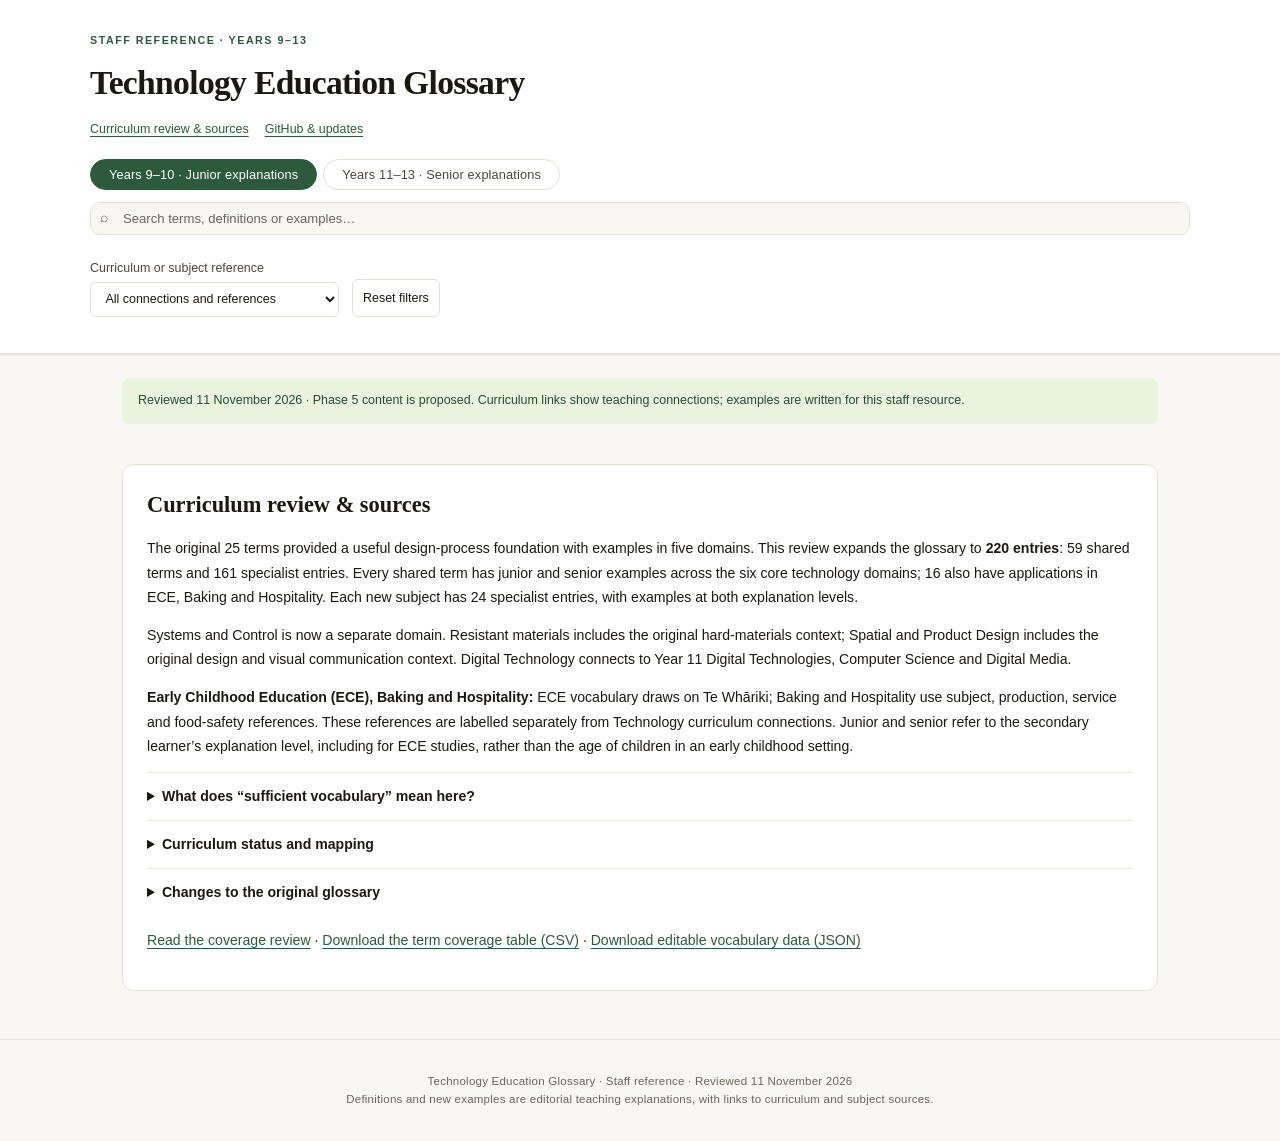
<file: index.template.html>
<!DOCTYPE html>
<html lang="en-NZ">
<head>
<meta charset="utf-8">
<meta name="viewport" content="width=device-width, initial-scale=1">
<meta name="description" content="A staff technology education glossary with junior and senior explanations, nine subject areas, examples and curriculum connections.">
<title>Technology Education Glossary</title>
<link rel="stylesheet" href="style.css?v=20261111-3">
</head>
<body>
<a class="skip-link" href="#termList">Skip to glossary</a>
<header class="site-header">
 <div class="header-top">
  <div class="eyebrow">STAFF REFERENCE · YEARS 9–13</div>
  <h1>Technology Education Glossary</h1>
  <div class="top-links"><a href="#review">Curriculum review &amp; sources</a><a href="https://github.com/AliaM001/tech-glossary">GitHub &amp; updates</a></div>
 </div>
 <div class="header-controls">
  <div class="level-toggle" role="group" aria-label="Explanation level">
   <button class="level-btn active" data-level="junior" aria-pressed="true">Years 9–10 · Junior explanations</button>
   <button class="level-btn" data-level="senior" aria-pressed="false">Years 11–13 · Senior explanations</button>
  </div>
  <div class="search-filter-row">
   <div class="search-wrap"><label for="searchInput" class="sr-only">Search glossary terms, definitions and examples</label><span class="search-icon" aria-hidden="true">⌕</span><input type="search" id="searchInput" placeholder="Search terms, definitions or examples…"></div>
  </div>
  <div class="filter-pills" id="filterRow" role="group" aria-label="Subject area"></div>
  <div class="select-row">
   <label for="curriculumSelect">Curriculum or subject reference <select id="curriculumSelect"><option value="all">All connections and references</option><option value="nzc">NZC 2007+ framework</option><option value="p4">Phase 4 · Years 9–10</option><option value="p5">Phase 5 · Proposed content</option><option value="subject">ECE, Baking &amp; Hospitality references</option></select></label>
   <button class="reset-btn" id="resetBtn">Reset filters</button>
  </div>
  <div class="alpha-row" id="alphaBar" role="group" aria-label="First letter of term"></div>
 </div>
</header>
<main>
 <div class="review-note">Reviewed 11 November 2026 · Phase 5 content is proposed. Curriculum links show teaching connections; examples are written for this staff resource.</div>
 <div class="count-label" id="countLabel" aria-live="polite" role="status"></div>
 <div id="termList" tabindex="-1"></div>
 <section id="review" class="review-section" aria-labelledby="reviewTitle">
  <h2 id="reviewTitle">Curriculum review &amp; sources</h2>
  <p>The original 25 terms provided a useful design-process foundation with examples in five domains. This review expands the glossary to <strong>220 entries</strong>: 59 shared terms and 161 specialist entries. Every shared term has junior and senior examples across the six core technology domains; 16 also have applications in ECE, Baking and Hospitality. Each new subject has 24 specialist entries, with examples at both explanation levels.</p>
  <p>Systems and Control is now a separate domain. Resistant materials includes the original hard-materials context; Spatial and Product Design includes the original design and visual communication context. Digital Technology connects to Year 11 Digital Technologies, Computer Science and Digital Media.</p>
  <p><strong>Early Childhood Education (ECE), Baking and Hospitality:</strong> ECE vocabulary draws on Te Whāriki; Baking and Hospitality use subject, production, service and food-safety references. These references are labelled separately from Technology curriculum connections. Junior and senior refer to the secondary learner’s explanation level, including for ECE studies, rather than the age of children in an early childhood setting.</p>
  <details><summary>What does “sufficient vocabulary” mean here?</summary>
   <p>This is a broad foundation for staff planning, assessed by coverage of curriculum strands and recurring disciplinary concepts, rather than a minimum word count. It supports vocabulary teaching across NZC 2007+, Phase 4 and the proposed Phase 5 subject pathways. It is not a statement-by-statement certification of a teaching programme or an NCEA assessment guide.</p>
   <p>Specialist entries group some related concepts. Staff should unpack them in their units, teach the exact tools, techniques, ingredients, materials and software used, and revisit vocabulary as the proposed senior content develops. Junior explanations make advanced terms approachable; they do not imply that all senior concepts are compulsory in Years 9–10.</p>
  </details>
  <details><summary>Curriculum status and mapping</summary>
   <ul>
    <li><strong>NZC 2007+:</strong> the existing Technology framework, including the 2017 digital technology revision. Review connections cover technological practice, technological knowledge and nature of technology, including all eight achievement-objective components.</li>
    <li><strong>Phase 4:</strong> Years 9–10 content in the 2026 National Curriculum Statement. The review uses Schedule 2, pp. 274–280: Design, Make, and Innovate; Spatial and Product Design; Materials Technology; Food and Processing; Systems and Control; and Digital Technology.</li>
    <li><strong>Phase 5:</strong> the eight October 2026 subject teaching documents. Tāhūrangi identifies this content as proposed, with formal status and assessment information pending and staged use planned from 2028–2030. The current senior curriculum remains in effect during transition.</li>
   </ul>
   <p>Each card links to the relevant source and location. “Teaching connection” is an editorial mapping, not a claim that the exact glossary term appears verbatim in a mandatory statement. Level and subject buttons change the examples shown. The reference filter shows entries with a mapped curriculum connection or subject reference; it is not a year-level teaching checklist.</p>
  </details>
  <details><summary>Changes to the original glossary</summary>
   <p>All original entries and examples are retained. Systems and Control examples are added to every original entry. Seven definitions are revised: Attribute, Context, Critical evaluation, Manipulating materials, Sustainability, Transformation processes, and Usability testing. The revisions avoid rigid distinctions, acknowledge contextual judgement and remove an assumption that usability tests must use think-aloud.</p>
   <p>Numerical values in examples are illustrative design targets or scenarios. Use appropriate expert guidance and school procedures when establishing actual safety limits or operating requirements.</p>
  </details>
  <p><a href="CURRICULUM-REVIEW.md">Read the coverage review</a> · <a href="coverage.csv" download>Download the term coverage table (CSV)</a> · <a href="terms.json" download>Download editable vocabulary data (JSON)</a></p>
  <div id="sourceList"></div>
 </section>
</main>
<footer>Technology Education Glossary · Staff reference · Reviewed 11 November 2026<br>Definitions and new examples are editorial teaching explanations, with links to curriculum and subject sources.</footer>
<noscript><p class="review-note">JavaScript is required for search and glossary cards. You can <a href="terms.json">read the vocabulary data</a> or <a href="CURRICULUM-REVIEW.md">open the curriculum review</a>.</p></noscript>
<script id="glossary-data" type="application/json">__GLOSSARY_DATA__</script>
<script src="app.js?v=20261111-3"></script>
</body>
</html>
</file>
<file: style.css>
*, *::before, *::after { box-sizing: border-box; margin: 0; padding: 0; }

  :root {
    --bg: #f8f7f4;
    --surface: #ffffff;
    --border: #e4e1d8;
    --border-light: #ede9df;
    --text-primary: #1a1814;
    --text-secondary: #4a4640;
    --text-muted: #8a867e;
    --accent: #2d5a3d;
    --accent-light: #eaf3de;
    --radius-sm: 6px;
    --radius-md: 10px;
    --radius-lg: 14px;
    --shadow: 0 1px 3px rgba(0,0,0,0.06), 0 1px 2px rgba(0,0,0,0.04);
  }

  body {
    font-family: 'Georgia', 'Times New Roman', serif;
    background: var(--bg);
    color: var(--text-primary);
    min-height: 100vh;
    line-height: 1.6;
  }

  /* HEADER */
  .site-header {
    background: var(--surface);
    border-bottom: 1px solid var(--border);
    padding: 2rem 2rem 1.5rem;
    position: sticky;
    top: 0;
    z-index: 100;
    box-shadow: var(--shadow);
  }

  .header-top {
    max-width: 1100px;
    margin: 0 auto 1.25rem;
  }

  .header-top h1 {
    font-size: clamp(1.15rem, 2.5vw, 1.5rem);
    font-weight: 700;
    letter-spacing: -0.02em;
    color: var(--text-primary);
    margin-bottom: 0.2rem;
  }

  .header-top p {
    font-size: 0.82rem;
    color: var(--text-muted);
    font-family: 'Helvetica Neue', Arial, sans-serif;
    letter-spacing: 0.01em;
  }

  .header-controls {
    max-width: 1100px;
    margin: 0 auto;
    display: flex;
    flex-direction: column;
    gap: 0.75rem;
  }

  /* LEVEL TOGGLE */
  .level-toggle {
    display: flex;
    gap: 6px;
  }

  .level-btn {
    font-family: 'Helvetica Neue', Arial, sans-serif;
    font-size: 0.8rem;
    font-weight: 500;
    padding: 7px 18px;
    border-radius: 30px;
    border: 1.5px solid var(--border);
    cursor: pointer;
    background: var(--surface);
    color: var(--text-secondary);
    transition: all 0.15s;
    letter-spacing: 0.01em;
  }

  .level-btn.active {
    background: var(--accent);
    color: #fff;
    border-color: var(--accent);
  }

  .level-btn:hover:not(.active) {
    border-color: var(--accent);
    color: var(--accent);
  }

  /* SEARCH + FILTERS */
  .search-filter-row {
    display: flex;
    gap: 8px;
    flex-wrap: wrap;
    align-items: center;
  }

  .search-wrap {
    position: relative;
    flex: 1;
    min-width: 200px;
  }

  .search-icon {
    position: absolute;
    left: 10px;
    top: 50%;
    transform: translateY(-50%);
    color: var(--text-muted);
    pointer-events: none;
    font-size: 0.85rem;
  }

  #searchInput {
    font-family: 'Helvetica Neue', Arial, sans-serif;
    font-size: 0.82rem;
    width: 100%;
    padding: 8px 12px 8px 32px;
    border: 1px solid var(--border);
    border-radius: var(--radius-md);
    background: var(--bg);
    color: var(--text-primary);
    outline: none;
    transition: border-color 0.15s;
  }

  #searchInput:focus { border-color: var(--accent); }
  #searchInput::placeholder { color: var(--text-muted); }

  .filter-pills {
    display: flex;
    gap: 5px;
    flex-wrap: wrap;
  }

  .pill {
    font-family: 'Helvetica Neue', Arial, sans-serif;
    font-size: 0.72rem;
    font-weight: 500;
    padding: 5px 11px;
    border-radius: 20px;
    border: 1px solid var(--border);
    cursor: pointer;
    background: var(--surface);
    color: var(--text-secondary);
    transition: all 0.12s;
    letter-spacing: 0.01em;
    white-space: nowrap;
  }

  .pill:hover { border-color: var(--text-secondary); }
  .pill.active { font-weight: 600; }

  .pill-all.active { background: var(--text-primary); color: #fff; border-color: var(--text-primary); }
  .pill-food.active { background: #3B6D11; color: #fff; border-color: #3B6D11; }
  .pill-textiles.active { background: #993556; color: #fff; border-color: #993556; }
  .pill-hard.active { background: #854F0B; color: #fff; border-color: #854F0B; }
  .pill-design.active { background: #534AB7; color: #fff; border-color: #534AB7; }
  .pill-digital.active { background: #185FA5; color: #fff; border-color: #185FA5; }

  /* ALPHA BAR */
  .alpha-row {
    display: flex;
    gap: 3px;
    flex-wrap: wrap;
  }

  .alpha-btn {
    font-family: 'Helvetica Neue', Arial, sans-serif;
    font-size: 0.72rem;
    font-weight: 500;
    padding: 3px 7px;
    border-radius: var(--radius-sm);
    border: 1px solid var(--border-light);
    cursor: pointer;
    background: transparent;
    color: var(--text-muted);
    transition: all 0.12s;
  }

  .alpha-btn:hover { border-color: var(--text-secondary); color: var(--text-secondary); }
  .alpha-btn.active { background: var(--surface); border-color: var(--border); color: var(--text-primary); font-weight: 600; box-shadow: var(--shadow); }

  /* MAIN */
  main {
    max-width: 1100px;
    margin: 0 auto;
    padding: 1.5rem 2rem 3rem;
  }

  .count-label {
    font-family: 'Helvetica Neue', Arial, sans-serif;
    font-size: 0.75rem;
    color: var(--text-muted);
    margin-bottom: 1rem;
    letter-spacing: 0.02em;
    text-transform: uppercase;
  }

  /* TERM CARDS */
  .term-card {
    background: var(--surface);
    border: 1px solid var(--border);
    border-radius: var(--radius-lg);
    padding: 1.25rem 1.5rem;
    margin-bottom: 10px;
    box-shadow: var(--shadow);
  }

  .term-name {
    font-size: 1.1rem;
    font-weight: 700;
    color: var(--text-primary);
    margin-bottom: 0.5rem;
    letter-spacing: -0.01em;
  }

  .def-text {
    font-size: 0.88rem;
    color: var(--text-secondary);
    line-height: 1.7;
    margin-bottom: 1rem;
  }

  .examples-label {
    font-family: 'Helvetica Neue', Arial, sans-serif;
    font-size: 0.68rem;
    font-weight: 600;
    color: var(--text-muted);
    letter-spacing: 0.08em;
    text-transform: uppercase;
    margin-bottom: 8px;
  }

  .examples-grid {
    display: grid;
    grid-template-columns: repeat(auto-fit, minmax(180px, 1fr));
    gap: 7px;
  }

  .ex-chip {
    font-family: 'Helvetica Neue', Arial, sans-serif;
    font-size: 0.75rem;
    padding: 9px 11px;
    border-radius: var(--radius-md);
    border: 1px solid;
    line-height: 1.5;
  }

  .ex-chip .area {
    font-weight: 700;
    display: block;
    margin-bottom: 5px;
    font-size: 0.68rem;
    text-transform: uppercase;
    letter-spacing: 0.04em;
  }

  .ex-chip ul {
    margin: 0;
    padding: 0 0 0 14px;
    list-style: disc;
  }

  .ex-chip ul li {
    margin-bottom: 3px;
  }

  .ex-food { background: #EAF3DE; border-color: #97C459; color: #1f4008; }
  .ex-food .area { color: #2d5a12; }
  .ex-textiles { background: #FBEAF0; border-color: #ED93B1; color: #3d0f1e; }
  .ex-textiles .area { color: #7a2645; }
  .ex-hard { background: #FAEEDA; border-color: #EF9F27; color: #321b01; }
  .ex-hard .area { color: #6b3d08; }
  .ex-design { background: #EEEDFE; border-color: #AFA9EC; color: #1e1848; }
  .ex-design .area { color: #433ca0; }
  .ex-digital { background: #E6F1FB; border-color: #85B7EB; color: #031d36; }
  .ex-digital .area { color: #124b87; }

  .no-results {
    text-align: center;
    padding: 4rem 1rem;
    color: var(--text-muted);
    font-size: 0.9rem;
  }

  /* FOOTER */
  footer {
    text-align: center;
    padding: 2rem;
    font-family: 'Helvetica Neue', Arial, sans-serif;
    font-size: 0.72rem;
    color: var(--text-muted);
    border-top: 1px solid var(--border);
    letter-spacing: 0.02em;
  }

  @media (max-width: 600px) {
    .site-header { padding: 1.25rem 1rem 1rem; }
    main { padding: 1rem 1rem 2rem; }
    .examples-grid { grid-template-columns: 1fr; }
  }

/* Staff reference additions */
:root { --text-muted: #69645b; }
.site-header { position: static; }
.eyebrow { font: 700 .67rem/1.5 Arial,sans-serif; letter-spacing:.14em; color:var(--accent); margin-bottom:.5rem; }
.header-top h1 { font-size:clamp(1.5rem,3vw,2.1rem); }
.top-links { display:flex; flex-wrap:wrap; gap:1rem; margin-top:.65rem; font: .78rem/1.5 Arial,sans-serif; }
a { color:var(--accent); text-underline-offset:3px; }
button, input, select, summary { touch-action:manipulation; }
button:focus-visible, input:focus-visible, select:focus-visible, a:focus-visible, summary:focus-visible { outline:3px solid #a86623; outline-offset:3px; }
.level-toggle { flex-wrap:wrap; }
.select-row { display:flex; flex-wrap:wrap; gap:.8rem; align-items:end; font:.78rem/1.5 Arial,sans-serif; }
.select-row label { display:flex; flex-direction:column; gap:.25rem; color:var(--text-secondary); }
select,.reset-btn { padding:.55rem .65rem; border:1px solid var(--border); border-radius:6px; background:white; color:var(--text-primary); font:inherit; }
.reset-btn { cursor:pointer; }
.review-note { padding:.8rem 1rem; margin-bottom:1rem; background:var(--accent-light); border-radius:8px; font:.78rem/1.6 Arial,sans-serif; color:#284b34; }
.term-meta { display:flex; justify-content:space-between; flex-wrap:wrap; gap:.4rem; font:.68rem/1.5 Arial,sans-serif; color:var(--text-muted); margin-bottom:.35rem; }
.term-meta span { color:var(--accent); }
.term-sources { margin-top:1rem; font:.75rem/1.6 Arial,sans-serif; color:var(--text-secondary); }
summary { cursor:pointer; }
.term-sources ul,.review-section ul { padding-left:1.25rem; }
.term-sources li { margin:.5rem 0; }
.pill-systems { background:#f2eafa; color:#6a4284; }
.pill-systems.active { background:#6a4284; color:white; border-color:#6a4284; }
.ex-systems { background:#f6f0fb; border-left:3px solid #9871b0; }
.review-section { margin-top:2.5rem; padding:1.5rem; background:white; border:1px solid var(--border); border-radius:12px; font:.88rem/1.75 Arial,sans-serif; scroll-margin-top:1rem; }
.review-section h2 { font:700 1.4rem/1.4 Georgia,serif; margin-bottom:1rem; }
.review-section h3 { margin:1.2rem 0 .5rem; }
.review-section p { margin:.8rem 0; }
.review-section details { padding:.7rem 0; border-top:1px solid var(--border-light); }
.review-section summary { font-weight:600; }
.review-section li { margin:.65rem 0; }
.sr-only { position:absolute; width:1px; height:1px; padding:0; margin:-1px; overflow:hidden; clip:rect(0,0,0,0); white-space:nowrap; border:0; }
.skip-link { position:absolute; top:-100px; left:1rem; z-index:1000; padding:.7rem 1rem; background:white; }
.skip-link:focus { top:1rem; }
@media(max-width:600px) { .select-row label { width:100%; } select { width:100%; max-width:100%; } .review-section { padding:1rem; } .top-links { gap:.65rem; } .alpha-row { flex-wrap:wrap; } }
@media print { .header-controls,.top-links,.reset-btn { display:none; } .site-header { box-shadow:none; } .term-card { break-inside:avoid; box-shadow:none; } .examples-grid { display:block; } .ex-chip { margin-bottom:.5rem; } }

/* Additional staff subject areas */
.pill-ece.active { background:#28665e; color:white; border-color:#28665e; }
.pill-baking.active { background:#86521e; color:white; border-color:#86521e; }
.pill-hospitality.active { background:#8b3f52; color:white; border-color:#8b3f52; }
.ex-ece { background:#e5f3ef; border-color:#6da99c; color:#173e36; }
.ex-ece .area { color:#20584e; }
.ex-baking { background:#fff1dc; border-color:#c99b55; color:#583609; }
.ex-baking .area { color:#70430d; }
.ex-hospitality { background:#f9e9ee; border-color:#cb8a9b; color:#5c2536; }
.ex-hospitality .area { color:#7a3348; }
</file>
